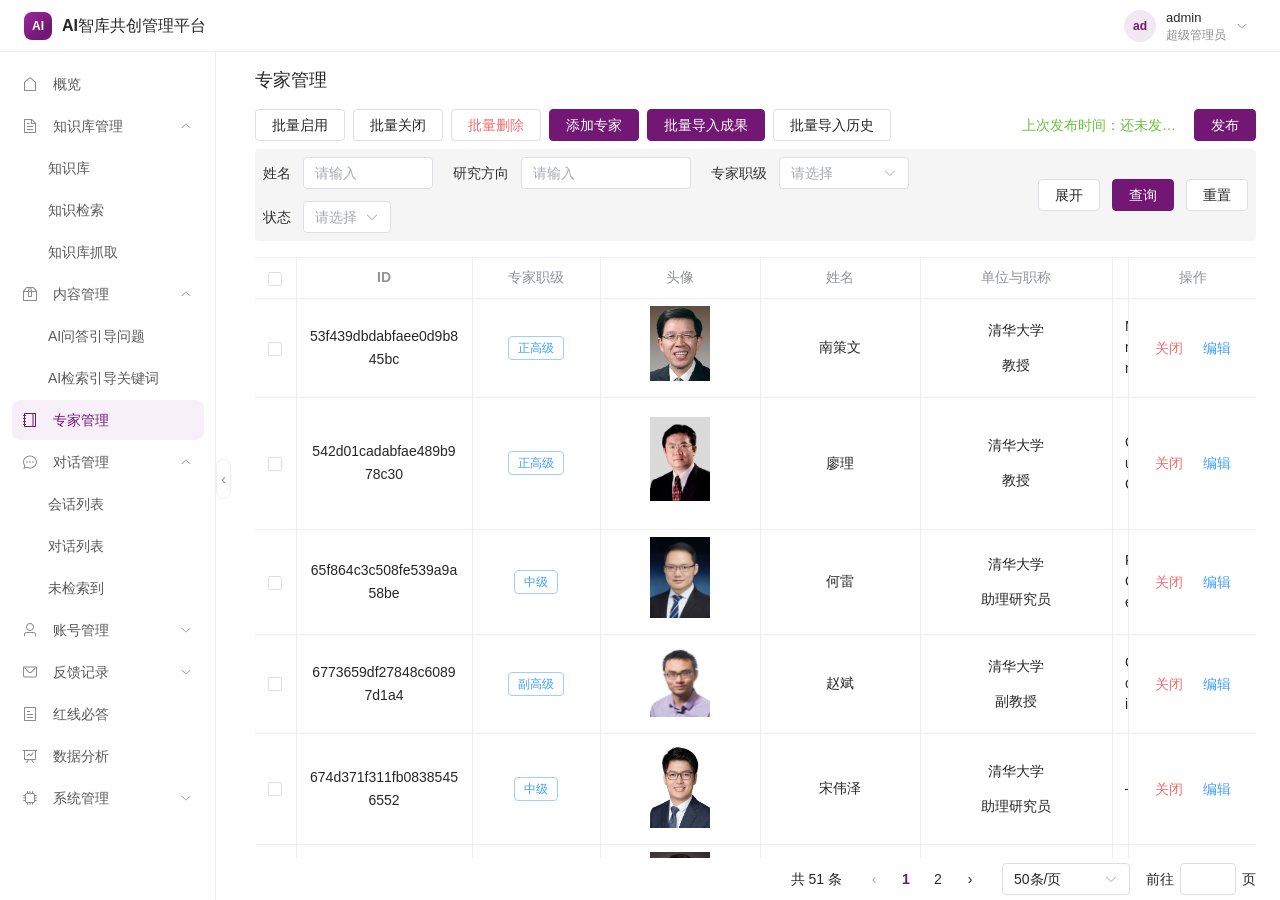
<file: index.html>
<!doctype html>
<html lang="zh-CN">
<head>
  <meta charset="UTF-8">
  <meta name="viewport" content="width=device-width, initial-scale=1">
  <meta name="theme-color" content="#721874">
  <meta name="description" content="AI智库专家管理交互原型：专家筛选、资料管理、成果导入与人工核对。">
  <meta name="robots" content="noindex,nofollow">
  <title>专家管理 · AI智库共创管理平台</title>
  <link rel="icon" href="./assets/favicon.svg" type="image/svg+xml">
  <link rel="stylesheet" href="./styles.css">
  <script defer src="./vendor/exceljs.min.js"></script>
  <script type="module" src="./app.js"></script>
</head>
<body>
  <a class="skip-link" href="#main">跳至主要内容</a>
  <div id="app"><div class="boot"><span class="brand-mark">AI</span><p>正在载入专家管理…</p></div></div>
  <div id="modal-root"></div>
  <div id="toast-root" role="status" aria-live="polite"></div>
  <noscript>请启用 JavaScript 以使用专家管理交互页面。</noscript>
</body>
</html>
</file>
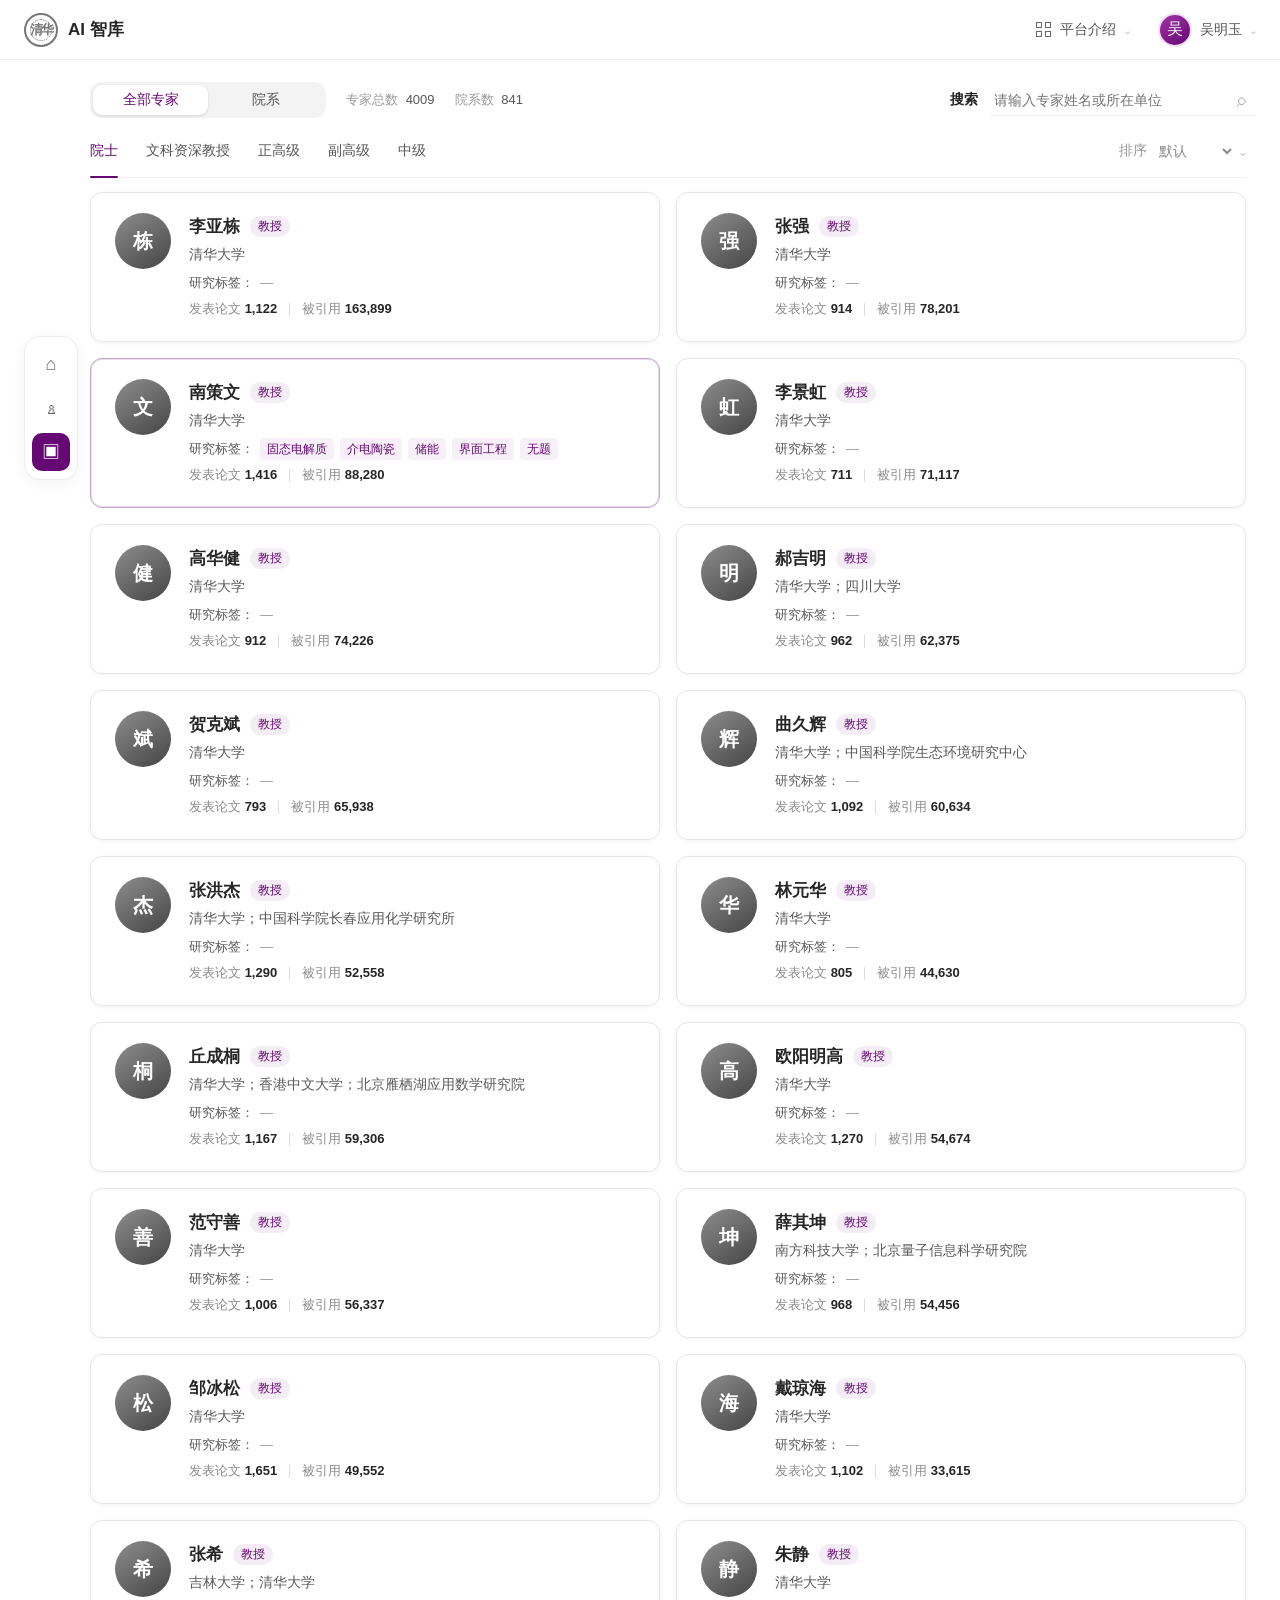
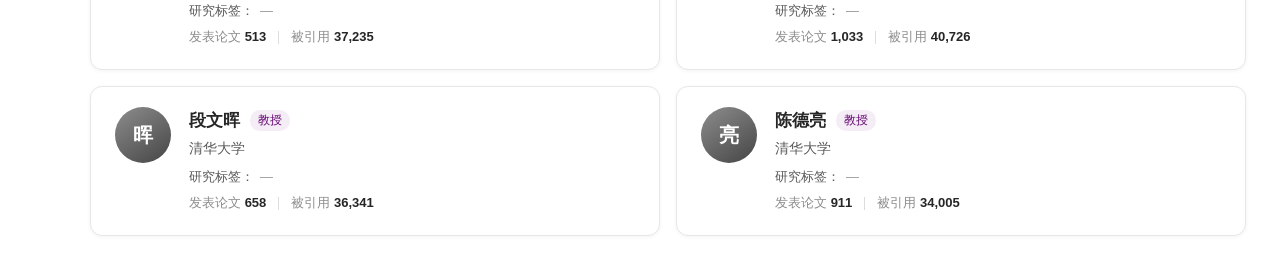
<file: library/index.html>
<!doctype html>
<html lang="zh-CN">
<head>
<meta charset="utf-8"><meta name="viewport" content="width=device-width,initial-scale=1">
<title>专家库 · AI 智库</title>
<style>
:root{--brand:#660874;--brand-2:#7a1488;--soft:#f7f0f8;--text:#262626;--muted:#8c8c8c;--line:#ececec;--bg:#fff;--card:#fff;--shadow:0 1px 4px rgba(0,0,0,.05);--font:"PingFang SC","Hiragino Sans GB","Microsoft YaHei",Arial,sans-serif}
*{box-sizing:border-box}html,body{margin:0;height:100%;font-family:var(--font);color:var(--text);font-size:14px;background:#fff}button,input,select{font:inherit}button{cursor:pointer}a{color:inherit;text-decoration:none}
.topbar{height:60px;border-bottom:1px solid #eee;display:flex;align-items:center;justify-content:space-between;padding:0 24px;background:#fff;position:sticky;top:0;z-index:20}.brand{display:flex;align-items:center;gap:10px;font-size:17px;font-weight:600}.seal{width:34px;height:34px;border:2px solid #777;border-radius:50%;display:grid;place-items:center;color:#777;font-size:13px;letter-spacing:-2px;position:relative}.seal:after{content:"";position:absolute;inset:4px;border:1px dotted #777;border-radius:50%}.top-actions{display:flex;align-items:center;gap:28px;color:#555}.platform{display:flex;align-items:center;gap:8px}.grid-icon{width:16px;height:16px;display:grid;grid-template-columns:repeat(2,6px);grid-auto-rows:6px;gap:3px}.grid-icon i{border:1.4px solid #666}.user{display:flex;align-items:center;gap:8px}.avatar-sm{width:34px;height:34px;border-radius:50%;background:linear-gradient(145deg,#a235a5,#650774);border:2px solid #f2dff3;color:#fff;display:grid;place-items:center;font-size:16px}.chev{font-size:12px;color:#999}
.workspace{min-height:calc(100vh - 60px);position:relative;padding:16px 34px 24px 90px;overflow:auto}.side-rail{position:fixed;left:24px;top:336px;width:54px;border:1px solid #eee;border-radius:16px;background:#fff;box-shadow:0 3px 14px rgba(0,0,0,.05);padding:8px 7px;display:flex;flex-direction:column;gap:6px;z-index:10}.rail-btn{width:38px;height:38px;border:0;border-radius:10px;background:#fff;color:#666;display:grid;place-items:center;font-size:18px}.rail-btn:hover{background:#faf4fb;color:var(--brand)}.rail-btn.active{background:var(--brand);color:#fff}.rail-btn svg{width:19px;height:19px}
.controls{display:flex;align-items:center;gap:20px;height:48px}.segmented{width:236px;height:36px;border-radius:11px;background:#f3f3f4;padding:3px;display:flex}.segmented button{flex:1;border:0;border-radius:9px;background:transparent;color:#555;font-weight:500}.segmented button.active{background:#fff;color:var(--brand);box-shadow:0 1px 3px rgba(0,0,0,.13)}.summary{display:flex;gap:20px;color:#999;font-size:13px}.summary b{color:#555;font-weight:500;margin-left:4px}.searchbox{margin-left:auto;display:flex;align-items:center;gap:12px}.searchbox label{font-weight:600;color:#222}.searchbox input{width:265px;height:32px;border:0;border-bottom:1px solid #f1f1f1;outline:0;padding:0 26px 0 4px;color:#444;background:transparent}.searchbox input:focus{border-color:var(--brand)}.search-icon{margin-left:-30px;color:#aaa;font-size:17px}.rank-row{height:54px;border-bottom:1px solid #f2f2f2;display:flex;align-items:center;gap:28px}.rank-btn{height:32px;border:0;background:transparent;color:#555;padding:0 0;position:relative;font-weight:500}.rank-btn.active{color:var(--brand)}.rank-btn.active:after{content:"";position:absolute;left:0;right:0;bottom:-11px;height:2px;background:var(--brand);border-radius:2px}.sort{margin-left:auto;display:flex;align-items:center;gap:4px;color:#999}.sort select{border:0;background:transparent;color:#888;outline:0;padding:4px}
.grid{display:grid;grid-template-columns:repeat(2,minmax(420px,1fr));gap:16px;margin:14px 0 0}.expert-card{height:150px;border:1px solid #e7e7e7;border-radius:12px;background:#fff;padding:20px 24px;display:flex;gap:18px;box-shadow:var(--shadow);transition:.18s;cursor:pointer}.expert-card:hover{border-color:#caa4cf;box-shadow:0 4px 12px rgba(102,8,116,.08);transform:translateY(-1px)}.expert-card.selected{border-color:#c6a7ca;box-shadow:0 0 0 1px #e9dced inset}.portrait{width:56px;height:56px;border-radius:50%;object-fit:cover;flex:none;background:#eee}.portrait.fallback{display:grid;place-items:center;color:#fff;font-weight:600;font-size:20px;background:linear-gradient(145deg,#8d8d8d,#454545)}.card-main{min-width:0;flex:1}.name-line{display:flex;align-items:center;gap:10px;height:26px}.name{font-size:17px;font-weight:600}.rank-tag{font-size:12px;color:var(--brand);background:rgba(102,8,116,.07);border-radius:10px;padding:2px 8px;white-space:nowrap}.affil{font-size:14px;line-height:22px;color:#595959;margin-top:4px;white-space:nowrap;overflow:hidden;text-overflow:ellipsis}.tags-line{height:25px;display:flex;align-items:center;gap:6px;color:#595959;font-size:13px;margin-top:5px;white-space:nowrap;overflow:hidden}.tag-label{flex:none}.chip{padding:2px 7px;border-radius:4px;background:#f7f0f8;color:var(--brand);font-size:12px;line-height:18px}.empty-tag{color:#999}.metrics{display:flex;align-items:center;gap:12px;color:#8c8c8c;font-size:13px;margin-top:5px}.metrics strong{color:#262626;font-weight:600}.metrics .divider{width:1px;height:13px;background:#ddd}
.empty{padding:80px 20px;text-align:center;color:#999}.detail-shell{display:grid;grid-template-columns:minmax(320px,335px) minmax(0,1fr);gap:20px;max-width:1360px;margin:0 auto}.detail-left{min-width:0}.detail-right{min-width:0}.back{border:0;background:none;color:var(--brand);padding:5px 0;margin:0 0 10px;font-size:14px}.profile-card{background:linear-gradient(135deg,#7a1488 0%,#660874 55%,#4f0559 100%);border-radius:12px;padding:16px 20px;color:#fff;min-height:128px;display:flex;gap:16px;align-items:center}.profile-avatar{width:76px;height:96px;border-radius:7px;object-fit:cover;background:rgba(255,255,255,.2);flex:none}.profile-id h1{font-size:24px;margin:0 0 8px;font-weight:600}.profile-id p{margin:4px 0;color:#f5eafa;line-height:22px}.profile-id .white-tag{display:inline-block;background:rgba(255,255,255,.18);padding:2px 8px;border-radius:12px;font-size:12px}.info-section{margin-top:20px}.section-title{font-size:17px;font-weight:600;line-height:28px;border-left:3px solid var(--brand);padding-left:9px;display:flex;justify-content:space-between;align-items:center}.section-text{font-size:14px;line-height:24px;color:#555;margin-top:10px;white-space:pre-line}.section-text.clamp{max-height:220px;overflow:hidden;position:relative}.section-text.clamp:after{content:"";position:absolute;left:0;right:0;bottom:0;height:38px;background:linear-gradient(transparent,#fff)}.more-btn{border:0;background:none;color:var(--brand);font-size:13px;padding:8px 0}.stats-card{border:1px solid var(--line);border-radius:12px;padding:18px 22px;background:#fff}.stats-card h2{margin:0 0 16px;font-size:18px}.stats-grid{display:grid;grid-template-columns:repeat(4,1fr);gap:12px}.stat b{display:block;font-size:22px;color:var(--brand);font-weight:600}.stat span{font-size:12px;color:#999}.detail-panel{border:1px solid var(--line);border-radius:12px;background:#fff;padding:22px;margin-bottom:18px}.detail-panel h2{font-size:18px;margin:0 0 18px;font-weight:600}.detail-tabs{display:flex;gap:28px;border-bottom:1px solid #eee;margin-bottom:16px}.detail-tab{border:0;background:none;padding:0 0 10px;color:#777;position:relative}.detail-tab.active{color:var(--brand);font-weight:600}.detail-tab.active:after{content:"";position:absolute;left:0;right:0;bottom:-1px;height:2px;background:var(--brand)}.result-item{padding:15px 0;border-bottom:1px solid #f1f1f1}.result-item:last-child{border-bottom:0}.result-title{font-weight:600;color:#333;line-height:22px}.result-meta{font-size:13px;color:#999;margin-top:6px;display:flex;gap:18px}.cooperators{display:grid;grid-template-columns:repeat(2,minmax(0,1fr));gap:10px}.cooperator{border:1px solid #f0f0f0;border-radius:10px;padding:12px 14px;display:flex;align-items:center;gap:10px;cursor:pointer}.cooperator:hover{border-color:#caa4cf;background:#fcf9fc}.cooperator .portrait{width:42px;height:42px}.cooperator-info{min-width:0}.cooperator-info b{display:block;font-size:14px}.cooperator-info span{display:block;color:#999;font-size:12px;margin-top:3px}.link-btn{border:0;background:none;color:var(--brand);font-size:13px;padding:12px 0 0}.modal{border:0;border-radius:10px;width:min(640px,calc(100vw - 32px));padding:0;box-shadow:0 12px 42px rgba(0,0,0,.18)}.modal::backdrop{background:rgba(0,0,0,.38)}.modal-head{height:56px;border-bottom:1px solid #eee;padding:0 24px;display:flex;align-items:center;justify-content:space-between}.modal-head h3{margin:0;font-size:16px}.modal-close{border:0;background:none;font-size:24px;color:#999}.modal-body{padding:12px 24px 24px;max-height:620px;overflow:auto}.modal-search{width:100%;height:34px;border:1px solid #ddd;border-radius:6px;padding:0 12px;margin-bottom:12px}.modal-count{color:#999;font-size:13px;margin-bottom:10px}.modal-list{display:flex;flex-direction:column;gap:8px}.modal-person{display:flex;align-items:center;gap:12px;padding:12px 14px;border-radius:10px}.modal-person:hover{background:#faf6fb}.modal-person img,.modal-person .portrait{width:48px;height:48px}.modal-person .grow{flex:1}.modal-person b{display:block}.modal-person span{display:inline-block;color:#999;font-size:12px;margin-top:4px}.pagination{display:flex;justify-content:center;gap:8px;padding-top:16px}.page{border:1px solid #ddd;background:#fff;border-radius:5px;min-width:28px;height:28px;color:#555}.page.active{background:var(--brand);border-color:var(--brand);color:#fff}
@media(max-width:900px){.workspace{padding:12px 16px}.side-rail{left:12px;top:auto;bottom:20px}.grid{grid-template-columns:1fr}.detail-shell{grid-template-columns:1fr}.detail-left{max-width:none}.top-actions{gap:12px}.platform{display:none}.searchbox input{width:210px}.controls{flex-wrap:wrap;height:auto;gap:12px}.summary{order:3;width:100%}.rank-row{margin-top:8px;overflow:auto}.rank-btn{white-space:nowrap}.cooperators{grid-template-columns:1fr}}
@media(max-width:560px){.workspace{padding:10px 12px 30px}.topbar{padding:0 14px}.brand{font-size:15px}.top-actions{gap:7px}.user>span:not(.avatar-sm),.user .chev{display:none}.searchbox{width:100%;margin-left:0}.searchbox label{display:none}.searchbox input{width:100%;border:1px solid #eee;border-radius:6px;padding:0 30px 0 10px}.controls{display:grid;grid-template-columns:1fr;gap:10px}.segmented{width:100%}.grid{gap:10px}.expert-card{height:auto;min-height:150px;padding:16px}.detail-panel{padding:16px}.profile-card{padding:14px}.stats-grid{grid-template-columns:repeat(2,1fr);row-gap:18px}}
</style>
</head>
<body>
<header class="topbar"><div class="brand"><span class="seal">清华</span><span>AI 智库</span></div><div class="top-actions"><div class="platform"><span class="grid-icon"><i></i><i></i><i></i><i></i></span><span>平台介绍</span><span class="chev">⌄</span></div><div class="user"><span class="avatar-sm">吴</span><span>吴明玉</span><span class="chev">⌄</span></div></div></header>
<div id="app"></div>
<script>
const experts=[{"id":"1","name":"李亚栋","rank":"教授","affiliation":"清华大学","tags":[],"pubs":"1,122","cites":"163,899"},{"id":"2","name":"张强","rank":"教授","affiliation":"清华大学","tags":[],"pubs":"914","cites":"78,201"},{"id":"3","name":"南策文","rank":"教授","affiliation":"清华大学","tags":["固态电解质","介电陶瓷","储能","界面工程","无题"],"pubs":"1,416","cites":"88,280"},{"id":"4","name":"李景虹","rank":"教授","affiliation":"清华大学","tags":[],"pubs":"711","cites":"71,117"},{"id":"5","name":"高华健","rank":"教授","affiliation":"清华大学","tags":[],"pubs":"912","cites":"74,226"},{"id":"6","name":"郝吉明","rank":"教授","affiliation":"清华大学；四川大学","tags":[],"pubs":"962","cites":"62,375"},{"id":"7","name":"贺克斌","rank":"教授","affiliation":"清华大学","tags":[],"pubs":"793","cites":"65,938"},{"id":"8","name":"曲久辉","rank":"教授","affiliation":"清华大学；中国科学院生态环境研究中心","tags":[],"pubs":"1,092","cites":"60,634"},{"id":"9","name":"张洪杰","rank":"教授","affiliation":"清华大学；中国科学院长春应用化学研究所","tags":[],"pubs":"1,290","cites":"52,558"},{"id":"10","name":"林元华","rank":"教授","affiliation":"清华大学","tags":[],"pubs":"805","cites":"44,630"},{"id":"11","name":"丘成桐","rank":"教授","affiliation":"清华大学；香港中文大学；北京雁栖湖应用数学研究院","tags":[],"pubs":"1,167","cites":"59,306"},{"id":"12","name":"欧阳明高","rank":"教授","affiliation":"清华大学","tags":[],"pubs":"1,270","cites":"54,674"},{"id":"13","name":"范守善","rank":"教授","affiliation":"清华大学","tags":[],"pubs":"1,006","cites":"56,337"},{"id":"14","name":"薛其坤","rank":"教授","affiliation":"南方科技大学；北京量子信息科学研究院","tags":[],"pubs":"968","cites":"54,456"},{"id":"15","name":"邹冰松","rank":"教授","affiliation":"清华大学","tags":[],"pubs":"1,651","cites":"49,552"},{"id":"16","name":"戴琼海","rank":"教授","affiliation":"清华大学","tags":[],"pubs":"1,102","cites":"33,615"},{"id":"17","name":"张希","rank":"教授","affiliation":"吉林大学；清华大学","tags":[],"pubs":"513","cites":"37,235"},{"id":"18","name":"朱静","rank":"教授","affiliation":"清华大学","tags":[],"pubs":"1,033","cites":"40,726"},{"id":"19","name":"段文晖","rank":"教授","affiliation":"清华大学","tags":[],"pubs":"658","cites":"36,341"},{"id":"20","name":"陈德亮","rank":"教授","affiliation":"清华大学","tags":[],"pubs":"911","cites":"34,005"},{"id":"21","name":"赵玉芬","rank":"教授","affiliation":"厦门大学；清华大学","tags":[],"pubs":"1,614","cites":"32,054"},{"id":"22","name":"饶子和","rank":"教授","affiliation":"清华大学","tags":[],"pubs":"803","cites":"36,954"},{"id":"23","name":"段路明","rank":"讲座教授","affiliation":"清华大学","tags":[],"pubs":"473","cites":"43,564"},{"id":"24","name":"王晓东","rank":"研究员","affiliation":"北京生命科学研究所；清华大学","tags":[],"pubs":"237","cites":"88,926"},{"id":"25","name":"李龙土","rank":"教授","affiliation":"清华大学","tags":[],"pubs":"1,371","cites":"34,564"},{"id":"26","name":"杨振宁","rank":"名誉教授","affiliation":"清华大学","tags":[],"pubs":"288","cites":"52,585"},{"id":"27","name":"胡事民","rank":"教授","affiliation":"清华大学","tags":[],"pubs":"551","cites":"30,936"},{"id":"28","name":"雒建斌","rank":"长聘教授","affiliation":"清华大学","tags":[],"pubs":"714","cites":"20,248"},{"id":"29","name":"张亚勤","rank":"教授","affiliation":"清华大学","tags":[],"pubs":"430","cites":"21,984"},{"id":"30","name":"江亿","rank":"教授","affiliation":"清华大学","tags":[],"pubs":"740","cites":"17,935"},{"id":"31","name":"杨万泰","rank":"教授","affiliation":"清华大学；北京化工大学","tags":[],"pubs":"908","cites":"20,099"},{"id":"32","name":"程京","rank":"讲席教授","affiliation":"清华大学；博奥生物集团有限公司","tags":[],"pubs":"433","cites":"20,598"},{"id":"33","name":"周济","rank":"教授","affiliation":"清华大学","tags":[],"pubs":"875","cites":"19,816"},{"id":"34","name":"王梅祥","rank":"教授","affiliation":"清华大学","tags":[],"pubs":"384","cites":"15,579"},{"id":"35","name":"邱勇","rank":"教授","affiliation":"清华大学","tags":[],"pubs":"417","cites":"18,602"},{"id":"36","name":"李克强","rank":"特聘教授","affiliation":"清华大学；国家智能网联汽车创新中心","tags":[],"pubs":"781","cites":"18,774"},{"id":"37","name":"谢道昕","rank":"教授","affiliation":"清华大学","tags":[],"pubs":"146","cites":"19,245"},{"id":"38","name":"姜培学","rank":"教授","affiliation":"清华大学","tags":[],"pubs":"569","cites":"13,985"},{"id":"39","name":"金涌","rank":"教授","affiliation":"清华大学","tags":[],"pubs":"815","cites":"16,000"},{"id":"40","name":"郑泉水","rank":"教授","affiliation":"清华大学","tags":[],"pubs":"422","cites":"16,720"},{"id":"41","name":"张钹","rank":"教授","affiliation":"清华大学","tags":[],"pubs":"495","cites":"14,768"},{"id":"42","name":"钱易","rank":"教授","affiliation":"清华大学","tags":[],"pubs":"376","cites":"12,214"},{"id":"43","name":"范维澄","rank":"教授","affiliation":"清华大学；中国科学技术大学；武汉理工大学","tags":[],"pubs":"452","cites":"11,142"},{"id":"44","name":"董家鸿","rank":"教授","affiliation":"北京清华长庚医院肝胆外科","tags":[],"pubs":"1,206","cites":"16,289"},{"id":"45","name":"顾秉林","rank":"教授","affiliation":"清华大学","tags":[],"pubs":"471","cites":"14,393"},{"id":"46","name":"杨卫","rank":"教授","affiliation":"浙江大学","tags":[],"pubs":"346","cites":"11,380"},{"id":"47","name":"过增元","rank":"教授","affiliation":"清华大学；密西根州立大学","tags":[],"pubs":"504","cites":"14,249"},{"id":"48","name":"王光谦","rank":"教授","affiliation":"清华大学","tags":[],"pubs":"582","cites":"11,449"},{"id":"49","name":"姚期智","rank":"教授","affiliation":"清华大学","tags":[],"pubs":"198","cites":"37,560"},{"id":"50","name":"尤政","rank":"教授","affiliation":"清华大学","tags":[],"pubs":"653","cites":"12,929"}];
const avatarUrls=["https://static.aminer.cn/upload/avatar/1512/200/655/5429fe71dabfae5848a85f9d_0.jpg","https://static.aminer.cn/upload/avatar/1576/584/567/540883b8dabfae8faa64a46c_0.jpg","https://static.aminer.cn/upload/avatar/441/373/287/53f439dbdabfaee0d9b845bc_0.jpg","https://static.aminer.cn/upload/avatar/857/1241/1190/5440d432dabfae7f9b3565e8_0.jpg","https://static.aminer.cn/upload/avatar/234/961/134/542add26dabfae61d49ab46b_0.jpg","https://static.aminer.cn/upload/avatar/1469/433/859/5429a536dabfaec70819fa5b_0.png","https://static.aminer.cn/upload/avatar/730/422/1749/56063a8e45ce1e595e983a93_0.png","https://static.aminer.cn/upload/avatar/639/172/261/54451b75dabfae862da06d6d_0.jpg"];
const defaultTags=['固态电解质','介电陶瓷','储能','界面工程','无题'];
const cooperators=[['林元华','合作567','教授'],['沈洋','合作226','教授'],['马静','合作173','副教授'],['谷林','合作55','教授'],['李敬锋','合作31','教授'],['易迪','合作31','副教授'],['党智敏','合作28','教授'],['何金良','合作26','特聘教授'],['任耀宇','合作22','助理研究员'],['于浦','合作21','教授'],['张薛','合作18','助理研究员'],['任伟斌','合作14','助理研究员']];
const research=[
 ['Ultrahigh Energy Storage in High-Entropy Ceramic Capacitors with Polymorphic Relaxor Phase','引用 79 · 发表时间 —'],
 ['Effects of Anisotropy, Aspect Ratio, and Nonstraightness of Carbon Nanotubes on Thermal Conductivity of Carbon Nanotube Composites','引用 268 · 发表时间 —'],
 ['Preparation of Tio2-Enriched Cacu3mn0.1ti3.9o12 Ceramics and Their Dielectric Properties','引用 15 · 发表时间 —'],
 ['Magnetic and Electrical Properties of (mn, La)‐Codoped SrTiO3 Thin Films','引用 26 · 发表时间 —'],
 ['High Dielectric Permittivity Behavior in Cu-Doped Catio3','引用 19 · 发表时间 —'],
 ['Sintering Temperature Dependence of Grain Boundary Resistivity in a Rare‐Earth‐Doped ZnO Varistor','引用 67 · 发表时间 —'],
 ['Influence of Al2o3 Additive on the Dielectric Behavior and Energy Density of Ba0.5sr0.5tio3 Ceramics','引用 22 · 发表时间 —']
];
let state={view:'library',search:'',rank:'院士',sort:'default',selected:'3',expanded:{},resultTab:'论文著作',cooperatorOpen:false,cooperatorPage:1,cooperatorSearch:'',moreResults:false};
function pathBase(){return new URL('.',location.href).pathname}
function avatar(name,i,cls='portrait'){const url=avatarUrls[i%avatarUrls.length];return url?`<img class="${cls}" src="${url}" alt="${name}" onerror="this.replaceWith(Object.assign(document.createElement('span'),{className:'${cls} fallback',textContent:'${name.slice(-1)}'}))">`:`<span class="${cls} fallback">${name.slice(-1)}</span>`}
function filtered(){let list=experts.slice();const q=state.search.trim().toLowerCase();if(q)list=list.filter(e=>(e.name+e.affiliation+e.tags.join('')).toLowerCase().includes(q));if(state.rank==='院士')list=list.slice(0,20);if(state.sort==='pubs')list.sort((a,b)=>parseInt(b.pubs.replace(/,/g,''))-parseInt(a.pubs.replace(/,/g,'')));if(state.sort==='cites')list.sort((a,b)=>parseInt(b.cites.replace(/,/g,''))-parseInt(a.cites.replace(/,/g,'')));return list}
function render(){if(state.view==='detail')renderDetail();else renderLibrary();}
function renderLibrary(){const list=filtered();document.title='专家库 · AI 智库';document.getElementById('app').innerHTML=`<div class="workspace"><nav class="side-rail"><button class="rail-btn" title="首页">⌂</button><button class="rail-btn" title="推荐">♙</button><button class="rail-btn active" title="专家库">▣</button></nav><main><div class="controls"><div class="segmented"><button class="active" data-page="expert">全部专家</button><button data-page="department">院系</button></div><div class="summary"><span>专家总数 <b>4009</b></span><span>院系数 <b>841</b></span></div><div class="searchbox"><label>搜索</label><input id="search" value="${escapeHtml(state.search)}" placeholder="请输入专家姓名或所在单位"><span class="search-icon">⌕</span></div></div><div class="rank-row"><button class="rank-btn ${state.rank==='院士'?'active':''}" data-rank="院士">院士</button><button class="rank-btn ${state.rank==='文科资深教授'?'active':''}" data-rank="文科资深教授">文科资深教授</button><button class="rank-btn ${state.rank==='正高级'?'active':''}" data-rank="正高级">正高级</button><button class="rank-btn ${state.rank==='副高级'?'active':''}" data-rank="副高级">副高级</button><button class="rank-btn ${state.rank==='中级'?'active':''}" data-rank="中级">中级</button><div class="sort">排序<select id="sort"><option value="default" ${state.sort==='default'?'selected':''}>默认</option><option value="pubs" ${state.sort==='pubs'?'selected':''}>成果数量</option><option value="cites" ${state.sort==='cites'?'selected':''}>引用数量</option></select>⌄</div></div><div class="grid">${list.length?list.map(cardHtml).join(''):'<div class="empty">没有找到匹配的专家</div>'}</div></main></div>`;bindLibrary();}
function cardHtml(e){const tags=e.id==='3'?defaultTags:e.tags;return `<article class="expert-card ${e.id===state.selected?'selected':''}" data-id="${e.id}">${avatar(e.name,parseInt(e.id)-1)}<div class="card-main"><div class="name-line"><span class="name">${e.name}</span><span class="rank-tag">${e.rank}</span></div><div class="affil">${e.affiliation}</div><div class="tags-line"><span class="tag-label">研究标签：</span>${tags.length?tags.slice(0,5).map(t=>`<span class="chip">${t}</span>`).join(''):'<span class="empty-tag">—</span>'}</div><div class="metrics"><span>发表论文 <strong>${e.pubs}</strong></span><span class="divider"></span><span>被引用 <strong>${e.cites}</strong></span></div></div></article>`}
function bindLibrary(){document.querySelectorAll('.expert-card').forEach(x=>x.onclick=()=>openDetail(x.dataset.id));document.getElementById('search').oninput=e=>{state.search=e.target.value;renderLibrary();const el=document.getElementById('search');el.focus();el.setSelectionRange(el.value.length,el.value.length)};document.getElementById('sort').onchange=e=>{state.sort=e.target.value;renderLibrary()};document.querySelectorAll('[data-rank]').forEach(b=>b.onclick=()=>{state.rank=b.dataset.rank;renderLibrary()});document.querySelector('[data-page="department"]').onclick=()=>{state.search='';state.rank='';document.querySelector('.grid').innerHTML='<div class="empty">院系目录正在整理中，敬请期待</div>'}}
function openDetail(id){state.view='detail';state.selected=id;state.expanded={};state.resultTab='论文著作';state.moreResults=false;history.pushState({id},'',pathBase()+'?id='+id);render()}
function detailExpert(){return experts.find(e=>e.id===state.selected)||experts[2]}
function renderDetail(){const e=detailExpert();document.title=`${e.name} · AI 智库`;const expanded=!!state.expanded.profile;document.getElementById('app').innerHTML=`<div class="workspace"><nav class="side-rail"><button class="rail-btn" title="首页">⌂</button><button class="rail-btn" title="推荐">♙</button><button class="rail-btn active" title="专家库">▣</button></nav><main><div class="detail-shell"><section class="detail-left"><button class="back" id="back">‹ 返回专家库</button><div class="profile-card">${avatar(e.name,parseInt(e.id)-1,'profile-avatar')}<div class="profile-id"><h1>${e.name}</h1><span class="white-tag">${e.rank}</span><p>${e.affiliation}</p><p>清华大学专家库</p></div></div>${sectionHtml('个人简介',` ${e.name}，材料科学家，中国科学院院士、发展中国家科学院院士，长期从事功能复合材料和陶瓷材料的研究，侧重材料物理与基础方面。\n\n主要研究方向包括固态电解质、介电陶瓷、储能材料与界面工程。`,expanded,'profile')}${sectionHtml('教育背景','1978—1982年，华东理工大学，学士；1982—1985年，华东理工大学，硕士学位；1988—1992年，武汉理工大学，博士学位。',!!state.expanded.edu,'edu')}${sectionHtml('工作经历','1999年至今，清华大学教授、博士生导师；曾任材料科学与工程研究院院长。',!!state.expanded.work,'work')}<div class="info-section"><div class="section-title">社会兼职</div><div class="section-text">暂无内容</div></div><div class="info-section"><div class="section-title">所获荣誉</div><div class="section-text">暂无内容</div></div></section><section class="detail-right"><div class="stats-card"><h2>作者统计</h2><div class="stats-grid"><div class="stat"><b>${e.pubs}</b><span>发表论文</span></div><div class="stat"><b>${e.cites}</b><span>被引用</span></div><div class="stat"><b>109</b><span>论文著作</span></div><div class="stat"><b>12</b><span>合作人员</span></div></div></div><div class="detail-panel" style="margin-top:18px"><div style="display:flex;justify-content:space-between;align-items:center"><h2>研究标签</h2><span class="muted">${e.tags.length||5} 个标签</span></div><div class="tags-line" style="height:auto;white-space:normal;overflow:visible;gap:8px">${(e.id==='3'?defaultTags:e.tags.length?e.tags:['材料科学','人工智能','交叉研究']).map(t=>`<span class="chip">${t}</span>`).join('')}</div></div><div class="detail-panel"><div style="display:flex;justify-content:space-between;align-items:center"><h2>智库研究合作人员</h2><button class="link-btn" id="morePeople">查看更多 →</button></div><div class="cooperators">${cooperators.slice(0,4).map((c,i)=>cooperatorHtml(c,i)).join('')}</div></div><div class="detail-panel"><h2>研究成果</h2><div class="detail-tabs">${['政策报告','参与项目','论文著作'].map(t=>`<button class="detail-tab ${state.resultTab===t?'active':''}" data-result="${t}">${t}<small style="margin-left:5px;color:#999">${t==='论文著作'?'109':t==='参与项目'?'1':'2'}</small></button>`).join('')}</div><div>${research.slice(0,state.moreResults?research.length:5).map(r=>`<div class="result-item"><div class="result-title">${r[0]}</div><div class="result-meta">${r[1]}</div></div>`).join('')}</div>${!state.moreResults?'<button class="link-btn" id="moreResults">加载更多</button>':'<button class="link-btn" id="collapseResults">收起</button>'}</div></section></div></main></div>`;bindDetail();}
function sectionHtml(title,text,open,key){return `<div class="info-section"><div class="section-title">${title}</div><div class="section-text ${open?'':'clamp'}">${text}</div><button class="more-btn" data-section="${key}">${open?'收起':'展开全部'}</button></div>`}
function cooperatorHtml(c,i){return `<div class="cooperator">${avatar(c[0],i)}<div class="cooperator-info"><b>${c[0]}</b><span>${c[1]} · ${c[2]}</span></div></div>`}
function bindDetail(){document.getElementById('back').onclick=()=>{history.pushState({},'',pathBase());state.view='library';render()};document.querySelectorAll('[data-section]').forEach(b=>b.onclick=()=>{const k=b.dataset.section;state.expanded[k]=!state.expanded[k];renderDetail()});document.querySelectorAll('[data-result]').forEach(b=>b.onclick=()=>{state.resultTab=b.dataset.result;state.moreResults=false;renderDetail()});document.getElementById('morePeople').onclick=()=>{state.cooperatorOpen=true;showCooperators()};const mr=document.getElementById('moreResults');if(mr)mr.onclick=()=>{state.moreResults=true;renderDetail()};const cr=document.getElementById('collapseResults');if(cr)cr.onclick=()=>{state.moreResults=false;renderDetail()}}
function showCooperators(){if(document.getElementById('coopModal'))document.getElementById('coopModal').remove();const d=document.createElement('dialog');d.id='coopModal';d.className='modal';d.innerHTML=`<div class="modal-head"><h3>智库研究合作人员</h3><button class="modal-close">×</button></div><div class="modal-body"><input class="modal-search" placeholder="搜索合作人员姓名" value="${escapeHtml(state.cooperatorSearch)}"><div class="modal-count">共 ${cooperators.length} 位合作人员</div><div class="modal-list" id="modalList"></div><div class="pagination"><button class="page active">1</button><button class="page">2</button><button class="page">3</button></div></div>`;document.body.appendChild(d);const renderPeople=()=>{const q=d.querySelector('.modal-search').value.trim();const arr=cooperators.filter(x=>!q||x[0].includes(q));d.querySelector('#modalList').innerHTML=arr.slice((state.cooperatorPage-1)*5,state.cooperatorPage*5).map((c,i)=>`<div class="modal-person">${avatar(c[0],i,'portrait')}<div class="grow"><b>${c[0]}</b><span>${c[1]} · ${c[2]}</span></div></div>`).join('')||'<div class="empty">没有找到合作人员</div>'};d.querySelector('.modal-close').onclick=()=>d.close();d.querySelector('.modal-search').oninput=renderPeople;d.querySelectorAll('.page').forEach((p,i)=>p.onclick=()=>{state.cooperatorPage=i+1;d.querySelectorAll('.page').forEach(x=>x.classList.remove('active'));p.classList.add('active');renderPeople()});d.addEventListener('close',()=>d.remove());d.showModal();renderPeople()}
function escapeHtml(s){return String(s).replace(/[&<>"']/g,c=>({'&':'&amp;','<':'&lt;','>':'&gt;','"':'&quot;',"'":'&#39;'}[c]))}
window.onpopstate=()=>{const id=new URLSearchParams(location.search).get('id');state.view=id?'detail':'library';state.selected=id||'3';render()};
const initialId=new URLSearchParams(location.search).get('id');if(initialId){state.view='detail';state.selected=initialId}render();
</script>
</body></html>
</file>
<file: styles.css>
:root{--brand:#721874;--brand-hover:#873b89;--brand-disabled:#c7a3c7;--selected:#f7f0f8;--brand-soft:#f1e8f1;--text:#262626;--secondary:#595959;--form-text:#303133;--header:#909399;--muted:#8c8c8c;--placeholder:#a8abb2;--border:#dcdfe6;--line:#ebeef5;--filter:#f5f5f5;--blue:#409eff;--red:#f56c6c;--green:#67c23a;--warning:#b26a00;--warning-bg:#fffbf3;--radius:4px;--font:"PingFang SC","Hiragino Sans GB","Microsoft YaHei","Noto Sans SC",sans-serif;color:var(--text);font-family:var(--font);font-size:14px;font-weight:400;line-height:1.5;font-synthesis:none;color-scheme:light}
*{box-sizing:border-box}body{margin:0;background:white}button,input,textarea,select{font:inherit}button,a,input,textarea,select{-webkit-tap-highlight-color:transparent}button{cursor:pointer;box-shadow:none!important}button:disabled{cursor:not-allowed;opacity:.45}button:focus-visible,a:focus-visible,input:focus-visible,select:focus-visible,summary:focus-visible{outline:2px solid var(--brand);outline-offset:2px}a{color:var(--brand);text-decoration:none}p,h1,h2,h3{margin:0}img{max-width:100%}button img{pointer-events:none}input[type=checkbox]{width:14px;height:14px;accent-color:var(--blue);margin:0;cursor:pointer;vertical-align:middle;flex-shrink:0}input[type=checkbox]:disabled{cursor:not-allowed}::placeholder{color:var(--placeholder)}.boot{display:flex;align-items:center;justify-content:center;gap:12px;height:100vh;color:var(--muted)}.skip-link{position:fixed;top:-60px;left:20px;z-index:9999;background:white;padding:10px}.skip-link:focus{top:8px}.icon{display:inline-block;vertical-align:middle;flex-shrink:0}.btn{display:inline-flex;align-items:center;justify-content:center;gap:6px;min-height:32px;line-height:14px;padding:8px 15px;border:1px solid var(--border);border-radius:var(--radius);background:#fff;color:var(--text);font-weight:500;white-space:nowrap;transition:background .15s,border-color .15s,color .15s}.btn:hover:not(:disabled){border-color:var(--border);background:white}.btn:disabled{opacity:1;color:var(--placeholder);background:white;border-color:var(--border)}.btn.primary{color:white;background:var(--brand);border-color:var(--brand)}.btn.primary:hover:not(:disabled){background:var(--brand-hover);border-color:var(--brand-hover);color:white}.btn.primary:disabled{background:var(--brand-disabled);border-color:var(--brand-disabled);color:white}.btn.danger{color:var(--red)}.btn.danger-fill{color:white;background:var(--red);border-color:var(--red)}.btn.link{border-color:transparent;color:var(--blue);background:transparent;padding:4px;min-height:28px;font-weight:500}.btn.link:hover:not(:disabled){background:transparent;border-color:transparent;color:var(--blue)}.btn.link.danger:hover:not(:disabled){color:var(--red)}.btn.link.purple:hover:not(:disabled){color:var(--brand)}.btn.link.danger{color:var(--red)}.btn.link.purple{color:var(--brand)}.btn.icon-btn{width:28px;padding:0;border:0;background:transparent}.btn.icon-btn:hover{background:var(--filter)}.btn.small{padding:3px 10px;min-height:28px;font-size:12px}.row{display:flex;align-items:center;gap:12px}.between{justify-content:space-between}.wrap{flex-wrap:wrap}.muted{color:var(--muted)}.secondary{color:var(--secondary)}.small-text{font-size:12px;line-height:20px}.danger-text{color:var(--red)}.purple-text{color:var(--brand)}.grow{flex:1;min-width:0}.w-full{width:100%}.hidden{display:none!important}.control{width:100%;height:32px;min-width:0;padding:4px 11px;border:1px solid var(--border);border-radius:var(--radius);color:var(--text);background:#fff;line-height:22px;transition:border-color .15s;box-shadow:none}.control:hover{border-color:#c0c4cc}.control:focus{outline:none;border-color:var(--brand)}.control[aria-invalid=true]{border-color:var(--red)}select.control{appearance:none;padding-right:30px;background:#fff url('./assets/icons/a8351.svg') no-repeat right 11px center;background-size:14px}textarea.control{height:auto;min-height:78px;resize:vertical}.field{display:flex;flex-direction:column;gap:6px;min-width:0;color:var(--secondary);line-height:22px}.field>span:first-child{display:block}.required{color:var(--red);margin-left:3px}.form-stack{display:flex;flex-direction:column;gap:12px}.form-error{display:none;color:var(--red);font-size:12px;line-height:20px;padding:8px 12px;background:#fef0f0;border-radius:4px}.form-error.visible{display:block}.tag{display:inline-flex;align-items:center;justify-content:center;min-height:24px;padding:2px 8px;border-radius:4px;font-size:12px;line-height:18px;white-space:nowrap}.tag.rank{border:1px solid #a0cfff;color:var(--blue);background:white;line-height:16px;padding:2px 9px}.tag.success{background:#f0f9eb;color:var(--green);border:1px solid #b3e19d;line-height:12px}.tag.warning{background:var(--warning-bg);color:var(--warning)}.tag.info{background:#f4f4f5;color:#909399}.tag.purple{background:var(--brand-soft);color:var(--brand)}
.topbar{height:52px;border-bottom:1px solid var(--line);padding:0 24px;display:flex;align-items:center;justify-content:space-between;position:relative;z-index:10;background:white}.brand{display:flex;align-items:center;gap:10px;font-size:16px;font-weight:600;color:var(--text);white-space:nowrap}.brand-mark{width:28px;height:28px;border-radius:8px;background:linear-gradient(135deg,#9c299e,var(--brand) 71%);display:inline-flex;align-items:center;justify-content:center;color:white;font-size:12px;font-weight:600;flex-shrink:0}.account{display:flex;gap:10px;align-items:center;padding:0 8px 0 4px;border:0;background:none;color:var(--text);text-align:left;height:51px}.account-avatar{width:32px;height:32px;background:var(--brand-soft);border-radius:50%;display:grid;place-items:center;color:var(--brand);font-size:12px;font-weight:600}.account-name{font-weight:500;display:flex;flex-direction:column;font-size:13px;line-height:18px}.account-name small{font-weight:400;font-size:12px;line-height:16px;color:var(--muted)}.account-menu{position:absolute;right:24px;top:48px;width:220px;background:white;border:1px solid var(--line);border-radius:4px;padding:6px;z-index:15;box-shadow:0 6px 24px #00000014}.account-menu button,.account-menu a{display:flex;width:100%;border:0;background:white;color:var(--secondary);padding:8px 12px;align-items:center;font-weight:400;text-align:left}.account-menu button:hover,.account-menu a:hover{background:var(--selected);color:var(--brand)}.account-menu .menu-caption{font-size:12px;color:var(--muted);padding:6px 12px;border-bottom:1px solid var(--line);margin-bottom:4px}
.workspace{height:calc(100dvh - 52px);display:flex;overflow:hidden}.sidebar{width:231px;flex-shrink:0;position:relative;height:100%;transition:width .2s}.nav-menu{width:216px;height:100%;padding:12px;border-right:1px solid var(--line);overflow-y:auto;scrollbar-width:thin}.nav-item{height:40px;width:192px;display:flex;align-items:center;gap:15px;padding:0 12px 0 10px;border:0;border-radius:8px;background:white;color:var(--secondary);font-weight:400;white-space:nowrap;text-align:left;margin-bottom:2px}.nav-item.child{padding-left:36px}.nav-item.selected{background:var(--selected);color:var(--brand);font-weight:500}.nav-item:not(.selected):hover{background:var(--filter)}.nav-item .nav-arrow{margin-left:auto;transition:transform .15s}.nav-item .nav-arrow.open{transform:rotate(180deg)}.nav-item .nav-label{flex:1;min-width:0}.sidebar-fold{position:absolute;right:0;top:48%;width:15px;height:40px;border:1px solid var(--line);background:white;border-radius:8px;padding:0;font-size:14px;color:var(--muted)}.sidebar.collapsed{width:71px}.sidebar.collapsed .nav-menu{width:56px;padding:12px 6px}.sidebar.collapsed .nav-item{width:43px;padding:0 13px}.sidebar.collapsed .nav-label,.sidebar.collapsed .nav-arrow,.sidebar.collapsed .child{display:none}.mobile-toggle{display:none}
.list-main{min-width:0;flex:1;padding:16px 24px 0;display:flex;flex-direction:column;overflow:hidden}.page-title{height:33px;font-size:18px;font-weight:500;line-height:25px;margin-bottom:8px;display:flex;align-items:flex-start;gap:10px}.selection-info{font-size:12px;color:var(--brand);font-weight:400}.toolbar{display:flex;justify-content:space-between;gap:20px;margin-bottom:8px;min-height:32px;flex-shrink:0}.toolbar .actions{display:flex;gap:12px}.publish{display:flex;align-items:center;gap:12px;white-space:nowrap}.publish time{color:var(--green);font-size:14px;line-height:20px}.filters{display:flex;flex-direction:column;gap:8px;margin:0 0 16px;flex-shrink:0}.filter-bar{background:var(--filter);border-radius:var(--radius);padding:8px;display:flex;gap:16px;align-items:center;justify-content:space-between;min-height:48px}.filter-fields{display:flex;align-items:center;gap:32px;flex-wrap:wrap}.inline-field{display:flex;align-items:center;gap:12px;white-space:nowrap;color:var(--form-text);line-height:22px}.inline-field .control{width:160px}.inline-field.research .control{width:208px}.inline-field.status .control{width:96px}.filter-actions{display:flex;gap:12px;flex-shrink:0}.advanced-fields{display:flex;align-items:center;gap:32px;flex-wrap:wrap;background:var(--filter);padding:8px;min-height:48px;border-radius:var(--radius)}.advanced-fields .department>span{width:98px;flex-shrink:0}.advanced-fields .department .control{width:260px}.advanced-fields .minimum .control{width:180px}.advanced-fields input[type=number]{appearance:textfield}.advanced-fields input[type=number]::-webkit-inner-spin-button,.advanced-fields input[type=number]::-webkit-outer-spin-button{appearance:none;margin:0}.table-scroll{flex:1;min-height:0;overflow:auto;position:relative;border-top:1px solid var(--line);scrollbar-width:thin}.expert-table{border-collapse:separate;border-spacing:0;table-layout:fixed;width:1802px;min-width:100%;line-height:23px}.expert-table th{height:40.5px;color:var(--header);font-weight:600;background:white;position:sticky;top:0;z-index:2;border-bottom:1px solid var(--line);border-right:1px solid var(--line);padding:8px 12px;text-align:center;white-space:nowrap}.expert-table td{border-right:1px solid var(--line);border-bottom:1px solid var(--line);padding:8px 12px;text-align:center;word-break:break-all;vertical-align:middle;background:white}.expert-table tr:hover td{background:#fafafa}.expert-table tr.is-selected td{background:#fbf7fb}.expert-table .id-cell{overflow-wrap:anywhere}.expert-table .research-cell{text-align:left}.clamp{display:-webkit-box;-webkit-line-clamp:3;-webkit-box-orient:vertical;overflow:hidden;overflow-wrap:anywhere}.expert-table .portrait{width:60px;height:auto;max-height:108px;object-fit:contain;display:block;margin:auto}.portrait-empty{display:inline-flex;align-items:center;justify-content:center;width:60px;height:60px;background:#f4f4f5;color:#bbb;border-radius:2px;font-size:20px}.unit-cell p+p{margin-top:12px;font-weight:600}.expert-table .operation{position:sticky;right:0;width:128px;border-left:1px solid var(--line);border-right:0;z-index:1}.expert-table th.operation{z-index:3}.operation .row{gap:12px;justify-content:center}.expert-name{border:0;background:none;padding:0;color:var(--text);font:inherit;line-height:23px}.expert-name:hover{color:var(--brand)}.sort-button{background:none;border:0;padding:0;color:inherit;white-space:nowrap}.sort-indicator{color:var(--brand);font-size:10px}.pagination{display:flex;align-items:center;justify-content:flex-end;gap:16px;min-height:42px;padding:3px 0;flex-shrink:0;white-space:nowrap}.page-buttons{display:flex;gap:0}.page-buttons .btn{border:0;padding:3px 11px;font-weight:400;background:white;min-width:32px}.page-buttons .active{color:var(--brand);font-weight:600}.pagination .control{width:128px}.pagination .page-jump{width:56px;margin:0 6px}.empty{min-height:72px;display:flex;align-items:center;justify-content:center;text-align:center;color:var(--muted);padding:20px}.empty-state{display:flex;flex-direction:column;align-items:center;justify-content:center;gap:12px;height:260px;color:var(--muted)}.empty-state strong{font-size:16px;color:var(--secondary);font-weight:500}
.detail-scroll{height:calc(100dvh - 52px);overflow:auto;background:#f5f5f5;padding:24px clamp(24px,4.375vw,84px) 48px;scroll-behavior:smooth}.back-button{color:var(--brand);border:0;background:none;padding:5px 23px;height:32px;margin-bottom:16px}.profile-hero{display:flex;align-items:center;gap:28px;padding:32px;background:white;border:1px solid var(--line);border-radius:8px;min-height:174px;margin-bottom:16px}.profile-hero .profile-photo{width:84px;height:108px;object-fit:contain;flex-shrink:0}.profile-hero .portrait-empty{width:84px;height:108px}.profile-identity{display:flex;flex:1;flex-direction:column;gap:12px;min-width:0}.profile-identity h1{font-size:28px;font-weight:600;line-height:36px}.profile-identity p{font-size:16px;line-height:24px;color:var(--muted)}.profile-hero>.row{gap:28px}.detail-card{background:white;border:1px solid var(--line);border-radius:8px;margin-bottom:16px;scroll-margin-top:16px;overflow:hidden}.card-head{height:64px;padding:0 24px;display:flex;align-items:center;justify-content:space-between;border-bottom:1px solid var(--line);gap:12px}.card-head h2{font-size:18px;line-height:26px;font-weight:500}.card-head .btn{min-width:88px}.card-body{padding:24px}.basic-table{width:100%;border-collapse:collapse}.basic-table td{height:44px;padding:10px 12px;border-bottom:1px solid var(--line);line-height:22px;word-break:break-word}.basic-table td:first-child{width:210px}.paragraphs{display:flex;flex-direction:column;gap:14px;line-height:26px}.data-table-scroll{overflow:auto}.data-table{border-collapse:collapse;min-width:650px;width:100%}.data-table th{background:#fafafa;color:var(--secondary);font-weight:500}.data-table th,.data-table td{padding:10px 12px;border-bottom:1px solid var(--line);line-height:22px;text-align:left;max-width:500px;overflow-wrap:anywhere}.data-table .data-actions{width:130px;white-space:nowrap}.metrics{display:grid;grid-template-columns:repeat(5,1fr);gap:16px;text-align:center}.metric strong{display:block;font-size:24px;font-weight:500;color:var(--brand)}.metric small{color:var(--muted)}.tag-list{display:flex;gap:12px;flex-wrap:wrap}.tag-list .tag{font-size:14px;padding:4px 12px}.column-menu{display:flex;flex-direction:column;gap:8px}.column-menu a{display:flex;justify-content:space-between;padding:12px 16px;border:1px solid var(--line);border-radius:4px}.column-menu a:hover{background:var(--selected)}
.modal{width:min(var(--modal-width,560px),calc(100vw - 32px));max-width:calc(100vw - 32px);max-height:calc(100dvh - 48px);border:0;border-radius:4px;padding:0;background:#fff;box-shadow:0 12px 32px #0000001f;color:var(--text);overflow:hidden}.modal[open]{display:flex;flex-direction:column}.modal::backdrop{background:rgb(0 0 0 / .35)}.modal-head{height:56px;min-height:56px;display:flex;align-items:center;justify-content:space-between;gap:12px;padding:0 16px 0 24px;border-bottom:1px solid var(--line)}.modal-head h2{font-size:18px;line-height:26px;font-weight:500}.modal-body{padding:24px;overflow-y:auto;overscroll-behavior:contain;min-height:0;flex:1}.modal-foot{min-height:64px;padding:12px 24px;display:flex;align-items:center;justify-content:flex-end;gap:12px;border-top:1px solid var(--line);flex-shrink:0}.modal-foot .foot-hint{margin-right:auto;color:var(--muted);font-size:12px}.expert-form-modal .modal-body{max-height:728px}.avatar-upload{display:flex;align-items:center;gap:12px;min-height:72px}.avatar-picker{width:72px;height:72px;border:1px dashed var(--border);background:var(--filter);border-radius:4px;display:flex;align-items:center;justify-content:center;font-size:24px;color:var(--muted);padding:0;overflow:hidden}.avatar-picker img{width:100%;height:100%;object-fit:contain}.multiselect{position:relative}.multiselect>summary{list-style:none;cursor:pointer;min-height:32px;height:auto;padding-right:30px;background:#fff url('./assets/icons/a8351.svg') no-repeat right 11px center;background-size:14px;color:var(--placeholder)}.multiselect>summary::-webkit-details-marker{display:none}.multiselect .selected-depts{color:var(--text);font-size:12px;display:flex;gap:4px;flex-wrap:wrap}.multiselect-panel{position:absolute;left:0;right:0;top:calc(100% + 4px);max-height:220px;overflow:auto;z-index:3;background:white;border:1px solid var(--border);border-radius:4px;padding:8px}.multiselect-panel label{display:flex;align-items:center;gap:8px;padding:6px;cursor:pointer}.multiselect-panel label:hover{background:var(--selected)}.switch-label{display:flex;align-items:center;gap:10px;min-height:24px}.switch{appearance:none!important;position:relative;width:40px!important;height:20px!important;border-radius:10px;background:#dcdfe6;transition:background .15s}.switch:after{content:'';position:absolute;width:16px;height:16px;border-radius:50%;background:white;top:2px;left:2px;transition:left .15s}.switch:checked{background:var(--brand)}.switch:checked:after{left:22px}
.notice{background:var(--brand-soft);border:1px solid #e4d8e5;border-radius:4px;padding:16px;line-height:22px;color:var(--secondary)}.notice strong{display:block;color:var(--brand);font-weight:500;margin-bottom:6px}.notice.warning{background:var(--warning-bg);border-color:#f5dab1}.notice.warning strong{color:var(--warning)}.upload-stack{display:flex;flex-direction:column;gap:12px}.upload-meta{display:flex;justify-content:space-between;align-items:flex-start;gap:16px;color:var(--secondary)}.upload-templates{display:flex;justify-content:flex-end;gap:12px;flex-wrap:wrap}.drop-zone{border:1px dashed var(--border);border-radius:4px;min-height:192px;display:flex;flex-direction:column;align-items:center;justify-content:center;gap:12px;text-align:center;padding:24px;transition:border-color .15s,background .15s}.batch-upload-modal{height:536px}.batch-upload-modal .modal-body{flex:1 1 auto;padding:24px}.batch-upload-modal .modal-head .icon-btn{width:24px;height:24px;min-height:24px}.batch-upload-modal .modal-foot{height:64px;min-height:64px;padding:0 24px}.batch-upload-modal .modal-foot>.btn:first-child{min-width:62px}.batch-upload-modal .btn.primary{border:0;min-width:86px}.batch-upload-modal .upload-meta{min-height:24px;line-height:22px;align-items:flex-start}.batch-upload-modal .upload-meta>p{min-width:0}.batch-upload-modal .upload-meta>.small-text{white-space:nowrap}.upload-notice{display:flex;flex-direction:column;gap:6px;border-color:var(--border)}.upload-notice-head{display:flex;align-items:center;justify-content:space-between;gap:16px;min-height:32px}.upload-notice-head>strong{margin:0;line-height:22px;white-space:nowrap}.upload-notice-head .upload-templates{flex-shrink:0}.upload-notice-head .upload-templates>.btn:first-child{min-width:118px}.upload-notice-head .upload-templates>.btn:last-child{min-width:132px}.batch-upload-modal .drop-zone{height:192px;flex-shrink:0}.batch-upload-modal .drop-zone p{line-height:22px}.batch-upload-modal .file-item>span:first-child{min-width:0}
.drop-zone.drag-over{border-color:var(--brand);background:var(--selected)}.drop-zone h3{font-size:18px;line-height:26px;font-weight:500}.drop-zone p{color:var(--muted)}.file-list{display:flex;flex-direction:column;gap:8px}.file-item{display:flex;align-items:center;gap:12px;background:#fafafa;border:1px solid var(--line);border-radius:4px;padding:8px 12px}.file-item span:first-child{flex:1;overflow-wrap:anywhere}.match-stack{display:flex;flex-direction:column;gap:12px}.person-card{border:1px solid var(--border);border-radius:4px;padding:16px;display:flex;flex-direction:column;gap:12px}.person-card.warning{border-color:#e6a23c;background:var(--warning-bg)}.person-card.disabled{background:#f5f5f5;color:var(--muted)}.person-card .person-name{width:180px}.person-card .person-actions{display:flex;justify-content:flex-end}.person-card .small-text{color:var(--muted)}.review-stack{display:flex;flex-direction:column;gap:16px}.review-card{border:1px solid var(--border);border-radius:4px;padding:16px;display:flex;flex-direction:column;gap:12px}.review-card.warning{background:var(--warning-bg);border-color:#e6a23c}.review-card.excluded{opacity:.55}.review-card .entry-type{width:180px}.review-card h3{font-size:14px;line-height:22px;font-weight:500;overflow:hidden;text-overflow:ellipsis;white-space:nowrap}.review-grid{display:grid;grid-template-columns:repeat(3,minmax(0,1fr));gap:12px 16px}.review-grid .field{line-height:22px}.review-actions{display:flex;align-items:center;justify-content:flex-end;gap:12px}.review-summary{display:flex;align-items:center;justify-content:space-between;gap:12px;flex-wrap:wrap}.success-panel{display:flex;flex-direction:column;align-items:center;text-align:center;padding:28px 16px;gap:16px}.success-check{width:56px;height:56px;border:2px solid var(--green);border-radius:50%;color:var(--green);display:grid;place-items:center;font-size:32px}.success-panel h3{font-size:22px;font-weight:500}.success-stats{display:flex;gap:40px;margin:10px 0}.success-stats strong{font-size:28px;color:var(--brand);display:block}.success-stats span{color:var(--muted)}.history-list .data-table{min-width:820px}.form-two-cols{display:grid;grid-template-columns:1fr 1fr;gap:12px 16px}.form-two-cols .wide{grid-column:1/-1}.loading-inline{display:inline-flex;align-items:center;gap:10px;color:var(--brand)}.spinner{width:16px;height:16px;border:2px solid #ddd;border-top-color:var(--brand);border-radius:50%;animation:spin .7s linear infinite}@keyframes spin{to{transform:rotate(360deg)}}
#toast-root{position:fixed;top:68px;left:50%;transform:translateX(-50%);display:flex;flex-direction:column;gap:8px;z-index:10000;pointer-events:none;max-width:calc(100vw - 32px)}.toast{background:#f0f9eb;border:1px solid #e1f3d8;color:#529b2e;border-radius:4px;padding:10px 20px;font-size:14px;min-width:220px;text-align:center}.toast.error{background:#fef0f0;border-color:#fde2e2;color:#c45656}.toast.info{background:#f4f4f5;border-color:#e9e9eb;color:#73767a}.guide{line-height:26px;color:var(--secondary)}.guide p+p{margin-top:14px}.guide ul{padding-left:20px;margin:12px 0}.guide code{background:#f5f5f5;padding:2px 5px;border-radius:3px}.guide a{text-decoration:underline}.guide .btn{text-decoration:none}.loading-error{padding:60px;text-align:center}.loading-error h1{font-size:20px;margin-bottom:12px}
@media(min-width:2100px){.expert-table{width:100%}.filter-fields{gap:40px}}
@media(max-width:1550px){.publish time{max-width:160px;overflow:hidden;text-overflow:ellipsis}.filter-fields{gap:12px 20px}.inline-field .control{width:130px}.inline-field.research .control{width:170px}.inline-field.status .control{width:88px}.toolbar .actions{gap:8px}.toolbar{gap:12px}.toolbar .btn{padding:5px 12px}}
@media(max-width:1250px){.filter-bar{flex-direction:column;align-items:stretch;gap:12px}.filter-actions{align-self:flex-end}.publish time{display:none}.toolbar .actions{gap:6px}.toolbar .btn{padding:5px 10px}.detail-scroll{padding:24px}.profile-hero{padding:24px}.profile-identity p{font-size:14px}.review-grid{grid-template-columns:repeat(2,minmax(0,1fr))}}
@media(max-width:900px){.sidebar{width:71px}.nav-menu{width:56px;padding:12px 6px}.nav-item{width:43px;padding:0 13px}.nav-item .nav-label,.nav-item .nav-arrow,.nav-item.child{display:none}.sidebar.expanded-mobile{position:absolute;z-index:9;width:231px;background:white;height:calc(100dvh - 52px);border-right:1px solid var(--line)}.sidebar.expanded-mobile .nav-menu{width:216px;padding:12px}.sidebar.expanded-mobile .nav-item{width:192px;padding:0 12px 0 10px}.sidebar.expanded-mobile .nav-label,.sidebar.expanded-mobile .nav-arrow{display:block}.sidebar.expanded-mobile .nav-item.child{display:flex;padding-left:36px}.toolbar{flex-wrap:wrap}.toolbar .actions{flex-wrap:wrap}.publish{margin-left:auto}.list-main{padding-left:16px;padding-right:16px}.pagination{gap:8px;font-size:12px}.page-buttons .btn{padding:3px 6px;min-width:28px}.profile-hero{gap:16px;flex-wrap:wrap}.profile-hero>.row{width:100%;justify-content:flex-end;gap:12px}.metrics{gap:8px}.profile-identity h1{font-size:24px}.card-body{padding:16px}.card-head{padding:0 16px}.modal{max-height:calc(100dvh - 24px)}.modal-body{padding:20px}}
@media(max-width:600px){.topbar{padding:0 16px}.brand{font-size:14px}.account-name{display:none}.account{padding:0;gap:6px}.sidebar{display:none}.sidebar.expanded-mobile{display:block}.mobile-toggle{display:inline-flex}.list-main{padding:12px 12px 0}.page-title{margin-bottom:8px}.toolbar .actions .btn{font-size:12px;padding:4px 9px;min-height:30px}.toolbar{gap:8px}.toolbar .actions{gap:6px}.toolbar .publish{margin-left:0}.toolbar .publish .btn{font-size:12px;padding:4px 12px;min-height:30px}.filters{margin-bottom:12px}.filter-bar,.advanced-fields{padding:10px}.filter-fields{display:grid;grid-template-columns:1fr 1fr;gap:10px;width:100%}.inline-field{align-items:flex-start;flex-direction:column;gap:4px;font-size:12px}.inline-field .control,.inline-field.research .control,.inline-field.status .control{width:100%}.advanced-fields{display:grid;grid-template-columns:1fr 1fr;gap:10px}.advanced-fields .department{grid-column:1/-1}.advanced-fields .department>span{width:auto}.advanced-fields .department .control,.advanced-fields .minimum .control{width:100%}.filter-actions{gap:8px}.pagination{justify-content:space-between;flex-wrap:wrap;padding:8px 0;gap:6px}.pagination .control{width:86px}.pagination .jump-label{display:none}.page-buttons .btn{min-width:26px;padding:3px 5px}.expert-table{font-size:13px}.expert-table .operation{width:112px}.detail-scroll{padding:16px 12px 32px}.profile-hero{padding:20px;gap:16px}.profile-hero .profile-photo{width:60px;height:80px}.profile-identity{gap:8px}.profile-identity h1{font-size:22px}.profile-identity p{font-size:12px}.card-head h2{font-size:16px}.card-head .btn{min-width:0;padding:5px 10px}.basic-table td:first-child{width:115px}.basic-table td{padding:10px 6px}.metrics{grid-template-columns:repeat(3,1fr);row-gap:16px}.modal{width:calc(100vw - 20px);max-width:calc(100vw - 20px)}.modal-head{padding-left:16px}.modal-head h2{font-size:16px}.modal-body{padding:16px}.modal-foot{padding:12px 16px;gap:8px;flex-wrap:wrap}.modal-foot .foot-hint{width:100%;margin:0}.upload-meta{flex-direction:column;gap:8px}.upload-templates{gap:6px}.upload-templates .btn{font-size:12px;padding:4px 10px}.review-grid{grid-template-columns:1fr}.review-card{padding:12px}.review-card>.row{flex-wrap:wrap;gap:8px}.review-card h3{width:100%;order:4}.review-card .entry-type{flex:1;min-width:140px}.person-card .row{flex-wrap:wrap;gap:8px}.person-card .person-name{width:150px}.form-two-cols{grid-template-columns:1fr}.form-two-cols .wide{grid-column:auto}.notice{padding:12px}.modal-foot .btn{font-size:13px;padding:5px 12px}.success-stats{gap:24px}.account-menu{right:12px}}
@media(prefers-reduced-motion:reduce){*{scroll-behavior:auto!important;transition:none!important;animation:none!important}}
/* Figma control sizes and selection states. */
input[type=checkbox]:not(.switch){appearance:none;border:1px solid var(--border);background:white;border-radius:2px;display:inline-grid;place-items:center}
input[type=checkbox]:not(.switch):checked{background:var(--blue);border-color:var(--blue)}
input[type=checkbox]:not(.switch):checked:after{content:'';width:6px;height:3px;border-left:1.5px solid white;border-bottom:1.5px solid white;transform:rotate(-45deg);margin-top:-2px}
input[type=checkbox]:not(.switch):indeterminate{background:var(--blue);border-color:var(--blue)}
input[type=checkbox]:not(.switch):indeterminate:after{content:'';width:6px;height:1px;background:white}
.filter-actions .btn,.publish .btn{min-width:62px}.toolbar .actions>.btn:nth-child(-n+4){min-width:90px}.toolbar .actions>.btn:nth-child(n+5){min-width:118px}.expert-table .portrait{position:relative;top:-4px}.expert-table td:first-child{padding-left:12px;padding-right:13px}.clamp{line-height:21px}.expert-table td{padding-left:12px;padding-right:13px}.expert-table th{padding-left:12px;padding-right:13px}.operation .row{gap:12px}.expert-table .operation{padding:0}.expert-table .operation .btn{width:36px;min-height:32px;padding:0}.control:has(option:checked[value=""]){color:var(--placeholder)}
@media(max-width:600px){.toolbar .actions>.btn:nth-child(-n+4),.toolbar .actions>.btn:nth-child(n+5){min-width:0}}
@media(max-width:600px){
.expert-table{width:1338px}
.expert-table col:nth-child(2),.expert-table col:nth-child(3),.expert-table col:nth-child(4),.expert-table th:nth-child(2),.expert-table th:nth-child(3),.expert-table th:nth-child(4),.expert-table td:nth-child(2),.expert-table td:nth-child(3),.expert-table td:nth-child(4){display:none}
}

.designed-select{position:relative;display:inline-flex;flex-shrink:0;vertical-align:middle;min-width:0}
.designed-select>select.control{position:absolute;inset:0;width:100%;height:100%;opacity:0;pointer-events:none}
.select-trigger{display:flex;align-items:center;gap:6px;cursor:pointer;font-weight:400;line-height:20px;text-align:left}
.select-trigger[aria-expanded=true]{border-color:var(--brand)}
.select-trigger .select-value{flex:1;min-width:0;overflow:hidden;text-overflow:ellipsis;white-space:nowrap}
.select-trigger .placeholder{color:var(--placeholder)}
.select-menu{position:fixed;inset:auto;margin:0;padding:6px 0;border:1px solid var(--line);border-radius:var(--radius);background:white;color:var(--text);box-shadow:0 12px 32px #0000001f;overflow:auto;overscroll-behavior:contain;z-index:100;display:none;flex-direction:column;font:400 14px/20px var(--font)}
.select-menu:popover-open,.select-menu.is-open{display:flex}
.select-option{display:flex;align-items:center;flex:1 0 32px;min-height:32px;padding:0 20px;cursor:pointer;white-space:nowrap}
.select-option[aria-selected=true]{color:var(--brand)}
.select-option.is-active:hover,.select-menu.keyboard-mode .select-option.is-active{background:var(--filter)}
@media(max-width:600px){.inline-field .designed-select{width:100%}.designed-select>select.control{width:100%}}

.toast.plain{display:flex;align-items:center;justify-content:center;min-width:246px;min-height:44px;max-width:100%;padding:10px 48px;border:0;border-radius:var(--radius);background:white;color:var(--text);font-size:15px;font-weight:400;line-height:24px;box-shadow:0 4px 16px rgb(0 0 0 / .12)}

.import-history-modal{height:488px}
.import-history-modal .modal-head .icon-btn{width:24px;height:24px;min-height:24px}
.import-history-modal .modal-body{padding:24px}
.import-history-modal .modal-foot{height:64px;min-height:64px;padding:0 24px;flex-wrap:nowrap}
.import-history-modal .modal-foot>.btn{width:62px;height:32px;min-height:32px;padding:0 15px;border:0;font-size:14px;font-weight:500;line-height:14px}
.import-history-modal .history-list{display:flex;flex-direction:column;gap:12px;min-width:0;font-size:14px;font-weight:400;line-height:22px}
.import-history-modal .data-table-scroll{width:100%;overflow-x:auto}
.import-history-modal .data-table{width:1012px;min-width:1012px;table-layout:fixed;font-size:14px;font-weight:400;line-height:22px}
.import-history-modal .data-table th,.import-history-modal .data-table td{padding:8px;color:var(--secondary);font-weight:400;vertical-align:middle}
.import-history-modal .data-table th{height:42px;background:var(--filter);border-bottom:0}
.import-history-modal .data-table td{height:64px;border-bottom:1px solid var(--line)}
.import-history-modal .data-table td:first-child{color:var(--text)}
.import-history-modal .tag{display:inline-flex;align-items:center;justify-content:center;width:52px;height:24px;padding:0;border:0;border-radius:var(--radius);font-size:12px;font-weight:400;line-height:20px}
.import-history-modal .tag.pending{color:var(--brand);background:var(--brand-soft)}
.import-history-modal .tag.success{color:var(--green);background:#f0f9eb}
.import-history-modal .tag.warning{color:var(--warning);background:var(--warning-bg)}
.import-history-modal .history-action{width:56px;height:32px;min-height:32px;padding:0;border:0;border-radius:0;background:transparent;color:var(--blue);font-size:14px;font-weight:400;line-height:22px}
@media(max-width:600px){.import-history-modal .modal-body{padding:16px}.import-history-modal .modal-foot{padding:0 16px}}

@media(max-width:700px){.batch-upload-modal .upload-meta{flex-direction:column;gap:8px}.batch-upload-modal .upload-notice-head{flex-direction:column;align-items:flex-start;gap:10px}.batch-upload-modal .upload-templates{justify-content:flex-start;flex-wrap:wrap;max-width:100%}.batch-upload-modal .file-item{flex-wrap:wrap}.batch-upload-modal .file-item>span:first-child{flex-basis:100%}}
@media(max-width:600px){.batch-upload-modal .modal-body{padding:16px}.batch-upload-modal .modal-foot{padding:0 16px;flex-wrap:nowrap}.batch-upload-modal .upload-notice{padding:12px}.batch-upload-modal .drop-zone{padding:20px 16px;height:auto;min-height:192px}}
</file>
